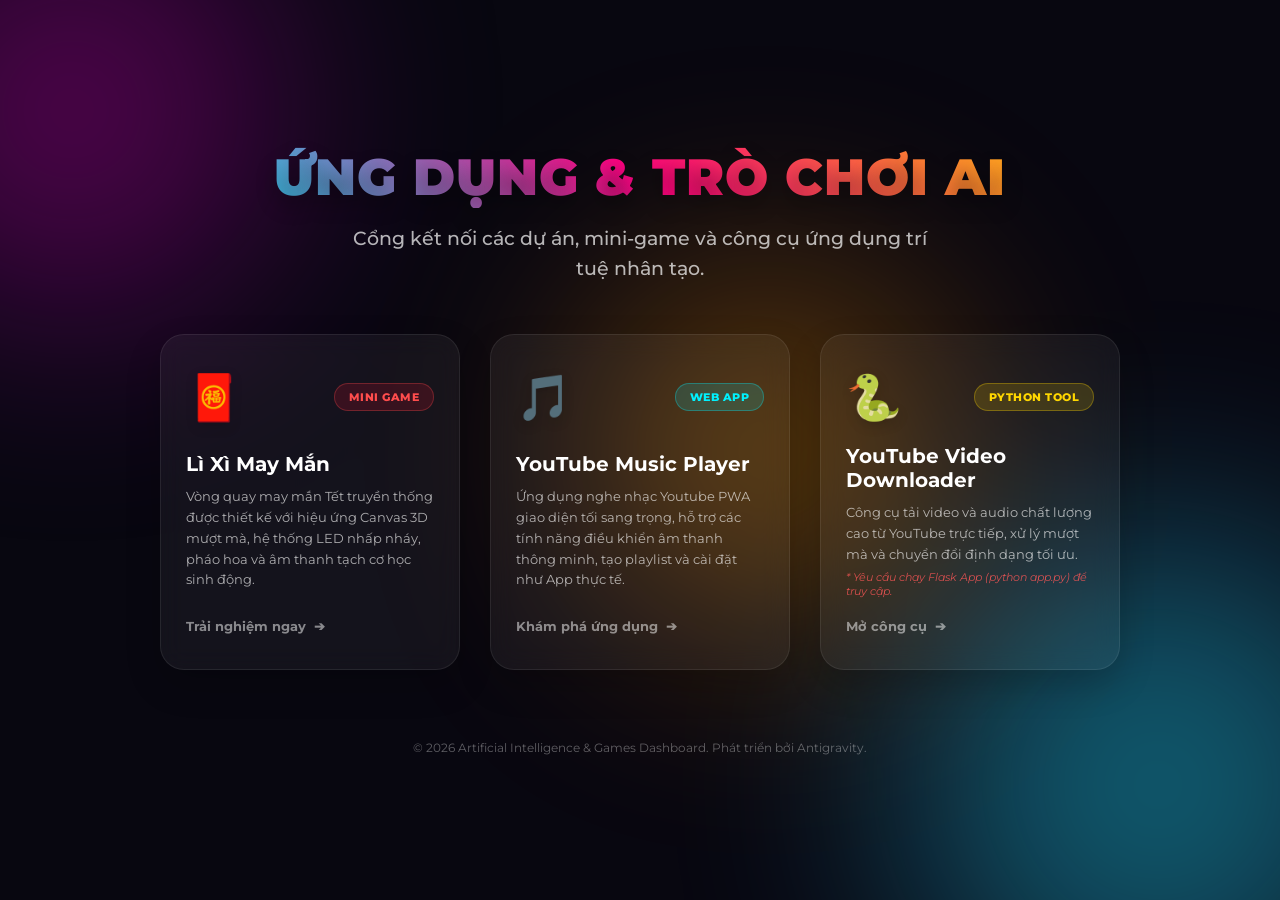
<file: index.html>
<!DOCTYPE html>
<html lang="vi">

<head>
    <meta charset="UTF-8">
    <meta name="viewport" content="width=device-width, initial-scale=1.0">
    <title>AI & Games Dashboard</title>
    <!-- Google Fonts Montserrat -->
    <link rel="preconnect" href="https://fonts.googleapis.com">
    <link rel="preconnect" href="https://fonts.gstatic.com" crossorigin>
    <link href="https://fonts.googleapis.com/css2?family=Montserrat:wght@400;500;700;900&display=swap" rel="stylesheet">
    
    <!-- Link to external stylesheet in asset/css/ -->
    <link rel="stylesheet" href="asset/css/style.css">
</head>

<body>
    <!-- Background neon glowing orbs -->
    <div class="background">
        <div class="orb orb-1"></div>
        <div class="orb orb-2"></div>
        <div class="orb orb-3"></div>
    </div>

    <!-- Main Container -->
    <main class="container">
        <header>
            <h1>Ứng Dụng & Trò Chơi AI</h1>
            <p class="subtitle">Cổng kết nối các dự án, mini-game và công cụ ứng dụng trí tuệ nhân tạo.</p>
        </header>

        <!-- Menu Cards Grid -->
        <div class="menu-grid">
            <!-- Card 1: Vòng quay Lì Xì -->
            <a href="Game/Lixi/index.html" class="menu-card card-lixi">
                <div class="card-header">
                    <span class="card-icon">🧧</span>
                    <span class="card-tag tag-game">Mini Game</span>
                </div>
                <div class="card-body">
                    <h2>Lì Xì May Mắn</h2>
                    <p>Vòng quay may mắn Tết truyền thống được thiết kế với hiệu ứng Canvas 3D mượt mà, hệ thống LED nhấp nháy, pháo hoa và âm thanh tạch cơ học sinh động.</p>
                </div>
                <div class="card-footer">
                    <span>Trải nghiệm ngay</span>
                    <span class="arrow-icon">➔</span>
                </div>
            </a>

            <!-- Card 2: YouTube Music Player PWA -->
            <a href="youtube-music-player/pwa/index.html" class="menu-card card-music">
                <div class="card-header">
                    <span class="card-icon">🎵</span>
                    <span class="card-tag tag-music">Web App</span>
                </div>
                <div class="card-body">
                    <h2>YouTube Music Player</h2>
                    <p>Ứng dụng nghe nhạc Youtube PWA giao diện tối sang trọng, hỗ trợ các tính năng điều khiển âm thanh thông minh, tạo playlist và cài đặt như App thực tế.</p>
                </div>
                <div class="card-footer">
                    <span>Khám phá ứng dụng</span>
                    <span class="arrow-icon">➔</span>
                </div>
            </a>

            <!-- Card 3: Download Video Youtube -->
            <a href="http://localhost:5000" target="_blank" class="menu-card card-downloader">
                <div class="card-header">
                    <span class="card-icon">🐍</span>
                    <span class="card-tag tag-python">Python Tool</span>
                </div>
                <div class="card-body">
                    <h2>YouTube Video Downloader</h2>
                    <p>Công cụ tải video và audio chất lượng cao từ YouTube trực tiếp, xử lý mượt mà và chuyển đổi định dạng tối ưu.</p>
                    <span class="note">* Yêu cầu chạy Flask App (python app.py) để truy cập.</span>
                </div>
                <div class="card-footer">
                    <span>Mở công cụ</span>
                    <span class="arrow-icon">➔</span>
                </div>
            </a>
        </div>

        <!-- Footer -->
        <footer>
            <p>&copy; <span id="currentYear"></span> Artificial Intelligence & Games Dashboard. Phát triển bởi Antigravity.</p>
        </footer>
    </main>

    <!-- Link to external script in asset/js/ -->
    <script src="asset/js/main.js"></script>
</body>

</html>
</file>
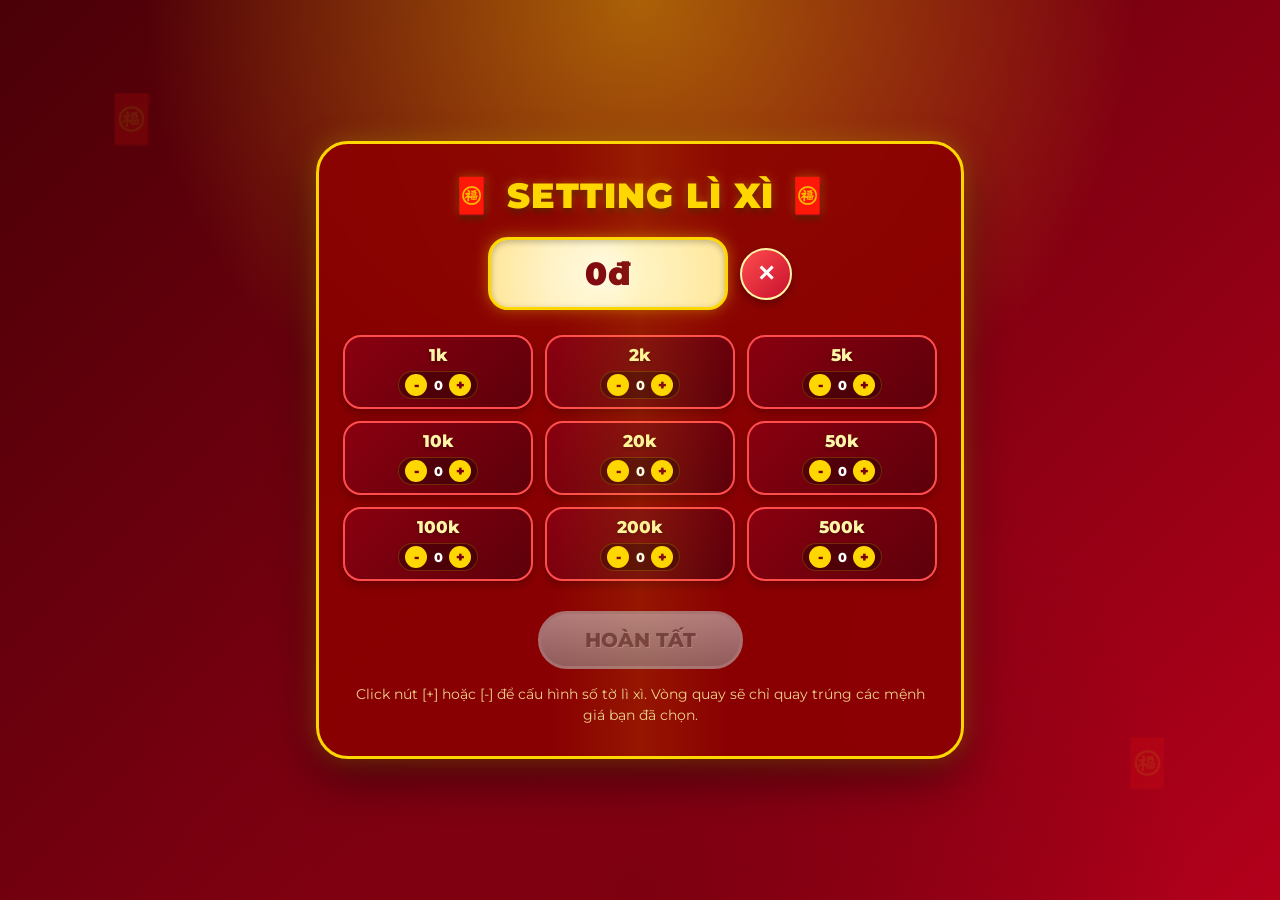
<file: Game/Lixi/index.html>
<!DOCTYPE html>
<html lang="vi">

<head>
    <meta charset="UTF-8" />
    <meta name="viewport" content="width=device-width, initial-scale=1.0" />
    <title>🧧 Lì Xì May Mắn - Vòng Quay Tết 🧧</title>
    <!-- Google Fonts Montserrat for premium look and excellent Vietnamese support -->
    <link rel="preconnect" href="https://fonts.googleapis.com">
    <link rel="preconnect" href="https://fonts.gstatic.com" crossorigin>
    <link href="https://fonts.googleapis.com/css2?family=Montserrat:wght@400;600;700;900&display=swap" rel="stylesheet">
    <link rel="icon" href="./asset/favicon.ico">
        <link rel="stylesheet" href="./asset/css/lixi.css">
</head>

<body>
    <main class="app">
        <!-- 🧧 SECTION 1: SETTING SCREEN -->
        <div id="settingSection" class="panel">
            <h1><span class="decor-emoji">🧧</span> Setting Lì Xì <span class="decor-emoji">🧧</span></h1>

            <div class="money-display">
                <div id="totalMoney">0đ</div>
                <button id="clearBtn" class="clear-btn" title="Xóa tổng tiền">✕</button>
            </div>

            <!-- List of Money Cards (Grid layout, compact) -->
            <div id="moneyGrid" class="money-grid"></div>

            <button id="doneBtn" class="done-btn" disabled>Hoàn tất</button>
            <p class="hint">Click nút [+] hoặc [-] để cấu hình số tờ lì xì. Vòng quay sẽ chỉ quay trúng các mệnh giá bạn
                đã chọn.</p>
        </div>

        <!-- 🎉 SECTION 2: WHEEL SCREEN -->
        <div id="wheelSection" class="panel">
            <h2><span class="decor-emoji">🎉</span> Vòng Quay May Mắn <span class="decor-emoji">🎉</span></h2>

            <!-- Budget Remaining Header -->
            <div class="remaining-budget">🧧 Số tiền còn lại: <span id="remainingMoneyText">0đ</span></div>

            <div class="wheel-container">
                <!-- Pointer pointer at 12 o'clock -->
                <div class="wheel-pointer"></div>
                <canvas id="wheelCanvas" width="500" height="500"></canvas>
            </div>

            <button id="spinBtn" class="spin-btn">Quay</button>
            <br />
            <!-- Back to configuration button -->
            <button id="backToSettingsBtn" class="back-to-settings-btn">Nạp thêm tiền 🧧</button>
        </div>
    </main>

    <!-- 🎁 Celebration overlay modal -->
    <div id="celebrationModal" class="celebration-modal">
        <div class="modal-card">
            <div class="lixi-envelope">
                <span class="envelope-icon">🧧</span>
                <h3>Nhận Lì Xì Thành Công</h3>
                <p>Số tiền lì xì của bạn là</p>
                <div class="prize-glow" id="modalPrizeAmount">100k</div>
            </div>
            <button id="claimBtn" class="claim-btn">Nhận Lì Xì</button>
        </div>
    </div>

    <!-- 💸 Out of Money warning overlay modal -->
    <div id="outOfMoneyModal" class="celebration-modal">
        <div class="modal-card" style="border-color: #ff4d4d; background: linear-gradient(135deg, #4a0007, #7a0010);">
            <div class="lixi-envelope">
                <span class="envelope-icon" style="animation: none;">💸</span>
                <h3 style="color: #ff4d4d;">Hết Tiền Lì Xì Rồi!</h3>
                <p style="margin: 10px 0; color: #ff9999;">Bạn đã hết tiền!<br>Vui lòng nạp thêm tiền 😂</p>
            </div>
            <button id="backToWheelBtn" class="claim-btn"
                style="background: linear-gradient(180deg, #ff6b6b, #c8102e); color: white; border-color: #ff9999;">
                Trở Lại
            </button>
        </div>
    </div>

        <script src="./asset/js/lixi.js"></script>
</body>

</html>
</file>
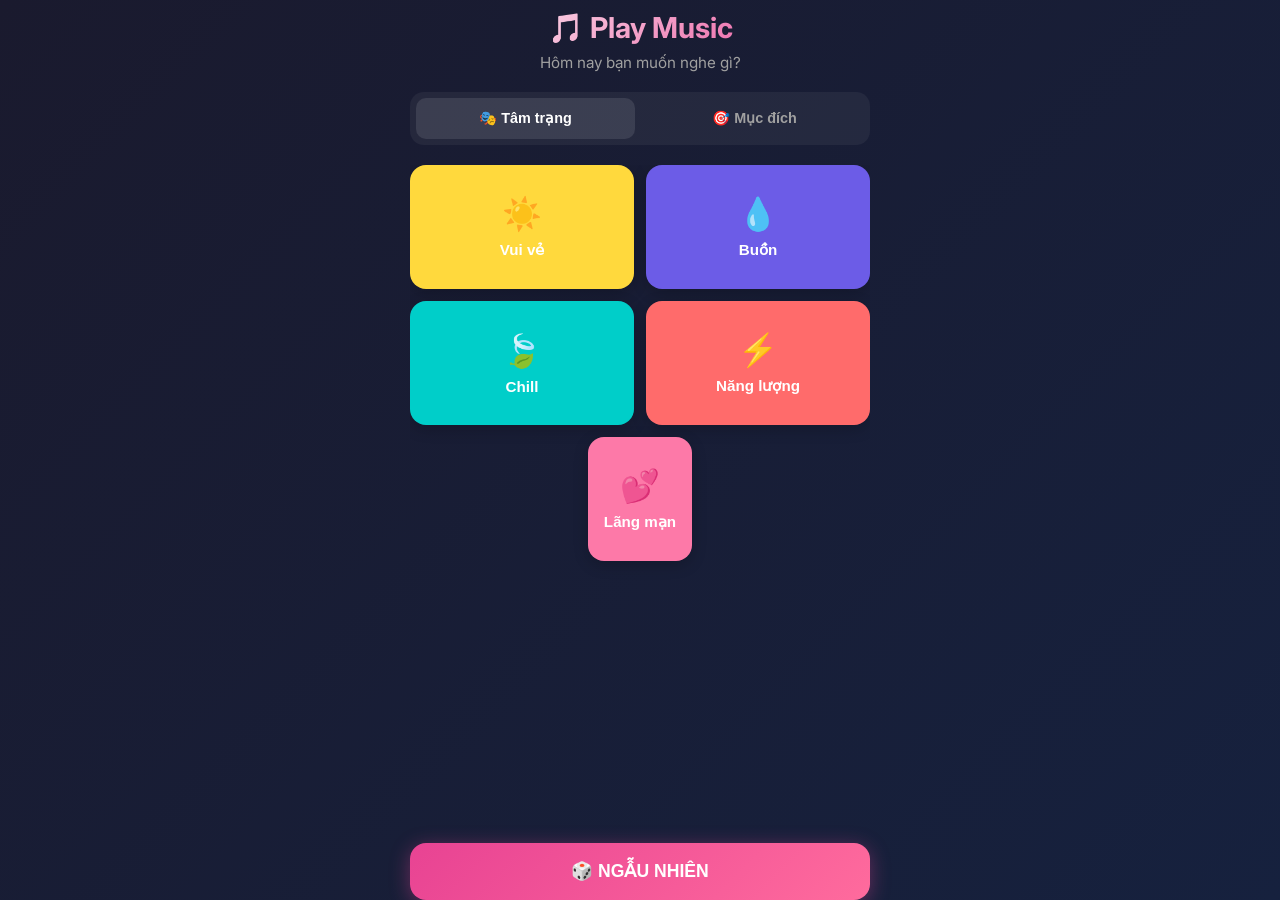
<file: youtube-music-player/pwa/index.html>
<!DOCTYPE html>
<html lang="vi">

<head>
    <meta charset="UTF-8">
    <meta name="viewport" content="width=device-width, initial-scale=1.0, maximum-scale=1.0, user-scalable=no">
    <meta name="theme-color" content="#1a1a2e">
    <meta name="description" content="YouTube Music Player - Nghe nhạc theo tâm trạng">
    <meta name="apple-mobile-web-app-capable" content="yes">
    <meta name="apple-mobile-web-app-status-bar-style" content="black-translucent">
    <meta name="apple-mobile-web-app-title" content="Play Music">

    <title>Play Music</title>

    <link rel="manifest" href="manifest.json">
    <link rel="icon" type="image/png" sizes="192x192" href="icons/icon-192.png">
    <link rel="apple-touch-icon" href="icons/icon-192.png">
    <link rel="preconnect" href="https://fonts.googleapis.com">
    <link rel="preconnect" href="https://fonts.gstatic.com" crossorigin>
    <link href="https://fonts.googleapis.com/css2?family=Inter:wght@400;500;600;700&display=swap" rel="stylesheet">
    <link rel="stylesheet" href="style.css">
</head>

<body>
    <div class="app">
        <!-- Header -->
        <header class="header">
            <h1>🎵 Play Music</h1>
            <p class="subtitle">Hôm nay bạn muốn nghe gì?</p>
        </header>

        <!-- Tab Navigation -->
        <nav class="tab-nav">
            <button class="tab-btn active" data-tab="mood">🎭 Tâm trạng</button>
            <button class="tab-btn" data-tab="purpose">🎯 Mục đích</button>
        </nav>

        <!-- Tab Content -->
        <main class="tab-content">
            <!-- Mood Tab -->
            <section id="mood" class="tab-panel active">
                <div class="button-grid">
                    <button class="music-btn" data-category="happy" style="--btn-color: #FFD93D; --btn-hover: #FFC300;">
                        <span class="btn-icon">☀️</span>
                        <span class="btn-text">Vui vẻ</span>
                    </button>
                    <button class="music-btn" data-category="sad" style="--btn-color: #6C5CE7; --btn-hover: #5B4CC4;">
                        <span class="btn-icon">💧</span>
                        <span class="btn-text">Buồn</span>
                    </button>
                    <button class="music-btn" data-category="chill" style="--btn-color: #00CEC9; --btn-hover: #00B5B0;">
                        <span class="btn-icon">🍃</span>
                        <span class="btn-text">Chill</span>
                    </button>
                    <button class="music-btn" data-category="energy"
                        style="--btn-color: #FF6B6B; --btn-hover: #EE5A5A;">
                        <span class="btn-icon">⚡</span>
                        <span class="btn-text">Năng lượng</span>
                    </button>
                    <button class="music-btn" data-category="romantic"
                        style="--btn-color: #FD79A8; --btn-hover: #E96A95;">
                        <span class="btn-icon">💕</span>
                        <span class="btn-text">Lãng mạn</span>
                    </button>
                </div>
            </section>

            <!-- Purpose Tab -->
            <section id="purpose" class="tab-panel">
                <div class="button-grid">
                    <button class="music-btn" data-category="brainrot"
                        style="--btn-color: #E84393; --btn-hover: #D63384;">
                        <span class="btn-icon">🧠</span>
                        <span class="btn-text">Audio mất não</span>
                    </button>
                    <button class="music-btn" data-category="work" style="--btn-color: #74B9FF; --btn-hover: #5DA7F0;">
                        <span class="btn-icon">💼</span>
                        <span class="btn-text">Làm việc</span>
                    </button>
                    <button class="music-btn" data-category="gym" style="--btn-color: #E17055; --btn-hover: #D05F45;">
                        <span class="btn-icon">🏃</span>
                        <span class="btn-text">Tập gym</span>
                    </button>
                    <button class="music-btn" data-category="relax" style="--btn-color: #A29BFE; --btn-hover: #8B83E8;">
                        <span class="btn-icon">😴</span>
                        <span class="btn-text">Thư giãn</span>
                    </button>
                    <button class="music-btn" data-category="party" style="--btn-color: #FDCB6E; --btn-hover: #F0BE5E;">
                        <span class="btn-icon">🎉</span>
                        <span class="btn-text">Tiệc tùng</span>
                    </button>
                    <button class="music-btn" data-category="drive" style="--btn-color: #55A3FF; --btn-hover: #4090E8;">
                        <span class="btn-icon">🚗</span>
                        <span class="btn-text">Lái xe</span>
                    </button>
                </div>
            </section>
        </main>

        <!-- Random Button -->
        <footer class="footer">
            <button class="random-btn" id="randomBtn">
                🎲 NGẪU NHIÊN
            </button>
        </footer>
    </div>

    <!-- Loading Overlay -->
    <div class="loading-overlay" id="loadingOverlay">
        <div class="loading-spinner"></div>
        <p>Đang mở YouTube...</p>
    </div>

    <script src="app.js"></script>
</body>

</html>
</file>
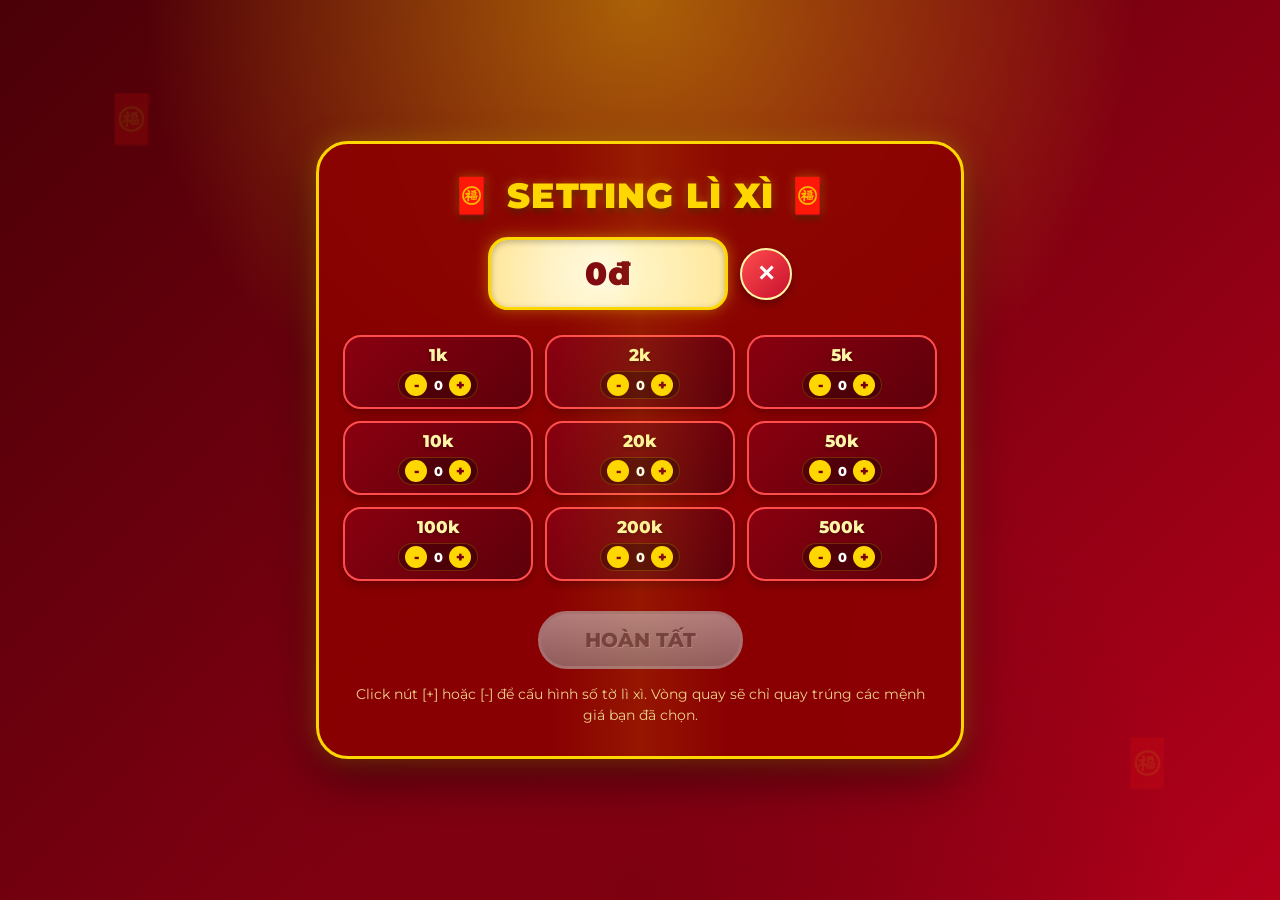
<file: LixiMayMan.html>
<!DOCTYPE html>
<html lang="vi">

<head>
    <meta charset="UTF-8" />
    <meta name="viewport" content="width=device-width, initial-scale=1.0" />
    <title>🧧 Lì Xì May Mắn - Vòng Quay Tết 🧧</title>
    <!-- Google Fonts Montserrat for premium look and excellent Vietnamese support -->
    <link rel="preconnect" href="https://fonts.googleapis.com">
    <link rel="preconnect" href="https://fonts.gstatic.com" crossorigin>
    <link href="https://fonts.googleapis.com/css2?family=Montserrat:wght@400;600;700;900&display=swap" rel="stylesheet">
    <style>
        :root {
            --red-primary: #c8102e;
            --red-dark: #7a0010;
            --red-light: #ff4d4d;
            --gold-primary: #ffd700;
            --gold-light: #fff5a6;
            --gold-dark: #cc9900;
            --white: #ffffff;
            --bg-glass: rgba(139, 0, 0, 0.88);
            --border-gold: 3px solid #ffd700;
        }

        * {
            box-sizing: border-box;
            margin: 0;
            padding: 0;
            font-family: 'Montserrat', sans-serif;
        }

        body {
            min-height: 100vh;
            display: flex;
            justify-content: center;
            align-items: center;
            background: 
                radial-gradient(circle at top, rgba(255, 215, 0, 0.45), transparent 45%),
                radial-gradient(circle at bottom, rgba(122, 0, 16, 0.9), transparent 50%),
                linear-gradient(135deg, #4a0007, #7a0010, #b3001b);
            color: var(--white);
            overflow-x: hidden;
            position: relative;
        }

        /* Ambient Lucky Decorative Background Elements */
        body::before, body::after {
            content: '🧧';
            position: fixed;
            font-size: 3rem;
            opacity: 0.15;
            z-index: 0;
            pointer-events: none;
            animation: floatSlow 8s ease-in-out infinite;
        }
        body::before { top: 10%; left: 8%; animation-delay: 0s; }
        body::after { bottom: 12%; right: 8%; animation-delay: 4s; }

        @keyframes floatSlow {
            0%, 100% { transform: translateY(0) rotate(0deg); }
            50% { transform: translateY(-20px) rotate(15deg); }
        }

        .app {
            width: min(95vw, 680px);
            padding: 16px;
            z-index: 1;
        }

        .panel {
            background: var(--bg-glass);
            border: var(--border-gold);
            border-radius: 32px;
            padding: 30px 24px;
            box-shadow: 
                0 0 25px rgba(255, 215, 0, 0.25),
                0 20px 45px rgba(0, 0, 0, 0.45);
            text-align: center;
            backdrop-filter: blur(12px);
            -webkit-backdrop-filter: blur(12px);
            transition: opacity 0.3s ease, transform 0.3s ease;
            position: relative;
            overflow: hidden;
        }

        /* Subtle Gold Rim Shine Effect */
        .panel::before {
            content: '';
            position: absolute;
            top: -50%;
            left: -50%;
            width: 200%;
            height: 200%;
            background: linear-gradient(
                45deg,
                transparent 45%,
                rgba(255, 215, 0, 0.1) 50%,
                transparent 55%
            );
            transform: rotate(45deg);
            animation: shine 4.5s infinite linear;
            pointer-events: none;
        }

        @keyframes shine {
            0% { transform: translate(-30%, -30%) rotate(45deg); }
            100% { transform: translate(30%, 30%) rotate(45deg); }
        }

        h1, h2 {
            color: var(--gold-primary);
            font-size: clamp(1rem, 4.6vw, 2.2rem);
            font-weight: 900;
            text-transform: uppercase;
            letter-spacing: 1px;
            margin-bottom: 20px;
            text-shadow: 0 4px 6px rgba(0, 0, 0, 0.4), 0 0 10px rgba(255, 215, 0, 0.35);
            white-space: nowrap;
        }

        /* Remaining Budget Display on Wheel Screen */
        .remaining-budget {
            background: rgba(0, 0, 0, 0.35);
            border: 2px solid rgba(255, 215, 0, 0.3);
            display: none;
            align-items: center;
            gap: 8px;
            padding: 8px 18px;
            border-radius: 999px;
            font-size: 16px;
            font-weight: 700;
            color: var(--gold-light);
            margin-bottom: 10px;
            box-shadow: inset 0 2px 4px rgba(0, 0, 0, 0.3);
        }

        .remaining-budget span {
            color: var(--gold-primary);
            font-weight: 900;
        }

        /* Money Display Section */
        .money-display {
            display: flex;
            gap: 12px;
            justify-content: center;
            align-items: center;
            margin: 15px auto 25px;
        }

        #totalMoney {
            min-width: 240px;
            padding: 14px 20px;
            border-radius: 20px;
            background: radial-gradient(circle, #fffdf0, #ffe699);
            color: var(--red-dark);
            font-size: 32px;
            font-weight: 900;
            border: 3px solid var(--gold-primary);
            box-shadow: 
                inset 0 2px 6px rgba(0, 0, 0, 0.25),
                0 0 15px rgba(255, 215, 0, 0.4);
            letter-spacing: 0.5px;
            text-shadow: 1px 1px 0 rgba(255, 255, 255, 0.6);
        }

        /* Buttons Styling */
        button {
            border: 0;
            cursor: pointer;
            font-weight: 800;
            text-transform: uppercase;
            transition: all 0.15s cubic-bezier(0.175, 0.885, 0.32, 1.275);
            outline: none;
        }

        .clear-btn {
            width: 52px;
            height: 52px;
            border-radius: 50%;
            background: linear-gradient(135deg, #ff4d4d, #c8102e);
            color: var(--white);
            font-size: 22px;
            border: 2px solid var(--gold-light);
            box-shadow: 0 4px 10px rgba(0, 0, 0, 0.3);
            display: flex;
            justify-content: center;
            align-items: center;
        }

        .clear-btn:hover {
            transform: scale(1.08) rotate(90deg);
            background: linear-gradient(135deg, #ff6b6b, #e60000);
        }

        /* Money Grid Cards (Compact smaller grid layout) */
        .money-grid {
            display: grid;
            grid-template-columns: repeat(3, 1fr);
            gap: 12px;
            margin: 20px 0;
        }

        .money-card {
            background: linear-gradient(135deg, #8a0010, #5c000a);
            border: 2px solid #ff4d4d;
            border-radius: 18px;
            padding: 8px 4px;
            display: flex;
            flex-direction: column;
            align-items: center;
            gap: 6px;
            box-shadow: 0 4px 10px rgba(0, 0, 0, 0.25);
            transition: all 0.15s ease;
        }

        .money-card:hover {
            transform: translateY(-2px);
            border-color: var(--gold-primary);
        }

        .money-card.active {
            border-color: var(--gold-primary);
            background: linear-gradient(135deg, #a80010, #7a000a);
            box-shadow: 0 0 15px rgba(255, 215, 0, 0.4);
        }

        .money-card .val-label {
            font-size: 17px;
            font-weight: 800;
            color: var(--gold-light);
            user-select: none;
            text-shadow: 0 2px 4px rgba(0, 0, 0, 0.3);
        }

        .money-card .controls {
            display: flex;
            align-items: center;
            gap: 4px;
            background: rgba(0, 0, 0, 0.3);
            padding: 2px 6px;
            border-radius: 999px;
            border: 1px solid rgba(255, 215, 0, 0.2);
        }

        .money-card .btn-adjust {
            width: 22px;
            height: 22px;
            border-radius: 50%;
            background: var(--gold-primary);
            color: var(--red-dark);
            display: flex;
            align-items: center;
            justify-content: center;
            font-size: 14px;
            font-weight: 900;
            border: none;
        }

        .money-card .btn-adjust:hover {
            background: var(--white);
            transform: scale(1.1);
        }

        .money-card .qty-display {
            font-size: 13px;
            font-weight: 800;
            color: var(--white);
            min-width: 14px;
            text-align: center;
        }

        /* Action Buttons */
        .done-btn,
        .spin-btn {
            margin-top: 10px;
            padding: 14px 44px;
            border-radius: 999px;
            background: linear-gradient(180deg, #ffe066, #ffac00);
            color: var(--red-dark);
            font-size: 20px;
            border: 3px solid var(--gold-light);
            box-shadow: 
                0 6px 16px rgba(0, 0, 0, 0.3),
                0 0 15px rgba(255, 215, 0, 0.3);
            text-shadow: 1px 1px 0 rgba(255, 255, 255, 0.4);
        }

        .done-btn:hover:not(:disabled),
        .spin-btn:hover:not(:disabled) {
            transform: translateY(-2px);
            box-shadow: 
                0 8px 20px rgba(0, 0, 0, 0.4),
                0 0 25px rgba(255, 215, 0, 0.6);
            background: linear-gradient(180deg, #fff2a3, #ffbd1a);
        }

        .done-btn:disabled,
        .spin-btn:disabled {
            background: linear-gradient(180deg, #ccc, #999);
            color: #666;
            border-color: #bbb;
            cursor: not-allowed;
            opacity: 0.6;
            box-shadow: none;
        }

        /* Back to configuration button */
        .back-to-settings-btn {
            margin-top: 20px;
            padding: 8px 24px;
            border-radius: 999px;
            background: transparent;
            color: var(--gold-light);
            font-size: 14px;
            font-weight: 700;
            border: 2px dashed var(--gold-primary);
            opacity: 0.85;
            transition: all 0.15s ease;
        }

        .back-to-settings-btn:hover {
            opacity: 1;
            background: rgba(255, 215, 0, 0.12);
            color: var(--gold-primary);
            transform: translateY(-1px);
        }

        .hint {
            margin-top: 15px;
            font-size: 14px;
            color: var(--gold-light);
            opacity: 0.85;
            line-height: 1.5;
        }

        /* Wheel Screen Area */
        #wheelSection {
            display: none;
        }

        .wheel-container {
            position: relative;
            width: min(90%, 410px);
            aspect-ratio: 1 / 1;
            margin: 15px auto 20px;
        }

        .wheel-pointer {
            position: absolute;
            top: -14px;
            left: 50%;
            transform: translateX(-50%);
            width: 0;
            height: 0;
            border-left: 20px solid transparent;
            border-right: 20px solid transparent;
            border-top: 36px solid var(--gold-primary);
            z-index: 10;
            filter: drop-shadow(0 4px 6px rgba(0, 0, 0, 0.4));
        }

        .wheel-pointer::after {
            content: '';
            position: absolute;
            top: -40px;
            left: -14px;
            width: 28px;
            height: 28px;
            border-radius: 50%;
            background: radial-gradient(circle, var(--gold-light), var(--gold-dark));
            box-shadow: 0 2px 4px rgba(0,0,0,0.3);
        }

        #wheelCanvas {
            width: 100%;
            height: 100%;
            border-radius: 50%;
            display: block;
        }

        /* 3D Overlay Modal Box */
        .celebration-modal {
            position: fixed;
            inset: 0;
            background: rgba(0, 0, 0, 0.85);
            z-index: 100;
            display: none;
            align-items: center;
            justify-content: center;
            backdrop-filter: blur(8px);
            -webkit-backdrop-filter: blur(8px);
        }

        .celebration-modal.show {
            display: flex;
            animation: fadeIn 0.3s ease forwards;
        }

        .modal-card {
            background: linear-gradient(135deg, var(--red-dark), var(--red-primary));
            border: 4px solid var(--gold-primary);
            border-radius: 28px;
            width: min(90vw, 400px);
            padding: 35px 25px;
            text-align: center;
            box-shadow: 
                0 0 35px rgba(255, 215, 0, 0.4),
                0 15px 30px rgba(0, 0, 0, 0.6);
            transform: scale(0.7);
            animation: popIn 0.4s cubic-bezier(0.175, 0.885, 0.32, 1.275) forwards;
            position: relative;
        }

        @keyframes fadeIn {
            from { opacity: 0; }
            to { opacity: 1; }
        }

        @keyframes popIn {
            to { transform: scale(1); }
        }

        .lixi-envelope {
            margin-bottom: 25px;
        }

        .envelope-icon {
            font-size: 5.5rem;
            filter: drop-shadow(0 6px 10px rgba(0,0,0,0.3));
            animation: wobble 1.5s ease-in-out infinite alternate;
            display: inline-block;
        }

        @keyframes wobble {
            0% { transform: translateY(0) rotate(-6deg); }
            100% { transform: translateY(-8px) rotate(6deg); }
        }

        .lixi-envelope h3 {
            color: var(--gold-primary);
            font-size: 24px;
            font-weight: 900;
            margin: 15px 0 5px;
            text-shadow: 0 2px 4px rgba(0,0,0,0.4);
        }

        .lixi-envelope p {
            font-size: 16px;
            color: var(--gold-light);
            font-weight: 600;
        }

        .prize-glow {
            font-size: 46px;
            font-weight: 900;
            color: var(--gold-primary);
            margin: 15px 0;
            text-shadow: 
                0 0 10px rgba(255, 215, 0, 0.5),
                0 4px 10px rgba(0, 0, 0, 0.4);
            animation: pulseGlow 1.2s infinite;
        }

        @keyframes pulseGlow {
            0%, 100% { transform: scale(1); filter: brightness(1); }
            50% { transform: scale(1.06); filter: brightness(1.2); }
        }

        .claim-btn {
            padding: 14px 40px;
            border-radius: 999px;
            background: linear-gradient(180deg, #ffe45f, #f5a400);
            color: var(--red-dark);
            font-size: 20px;
            border: 2px solid var(--gold-light);
            box-shadow: 0 5px 15px rgba(0,0,0,0.3);
        }

        .claim-btn:hover {
            transform: scale(1.05);
            box-shadow: 0 6px 20px rgba(255,215,0,0.5);
            background: linear-gradient(180deg, #fff2a3, #ffbd1a);
        }

        /* Confetti particle elements */
        .confetti {
            position: fixed;
            top: -20px;
            animation: fall linear forwards;
            z-index: 101;
            border-radius: 2px;
        }

        @keyframes fall {
            to {
                transform: translateY(110vh) rotate(720deg);
                opacity: 0;
            }
        }

        /* Responsive Breakpoints */
        @media (max-width: 480px) {
            .panel {
                padding: 20px 14px;
            }

            .money-grid {
                grid-template-columns: repeat(3, 1fr);
                gap: 8px;
            }

            .money-card .val-label {
                font-size: 15px;
            }

            #totalMoney {
                min-width: 180px;
                font-size: 26px;
                padding: 10px 14px;
            }


        }
    </style>
</head>

<body>
    <main class="app">
        <!-- 🧧 SECTION 1: SETTING SCREEN -->
        <div id="settingSection" class="panel">
            <h1><span class="decor-emoji">🧧</span> Setting Lì Xì <span class="decor-emoji">🧧</span></h1>

            <div class="money-display">
                <div id="totalMoney">0đ</div>
                <button id="clearBtn" class="clear-btn" title="Xóa tổng tiền">✕</button>
            </div>

            <!-- List of Money Cards (Grid layout, compact) -->
            <div id="moneyGrid" class="money-grid"></div>

            <button id="doneBtn" class="done-btn" disabled>Hoàn tất</button>
            <p class="hint">Click nút [+] hoặc [-] để cấu hình số tờ lì xì. Vòng quay sẽ chỉ quay trúng các mệnh giá bạn đã chọn.</p>
        </div>

        <!-- 🎉 SECTION 2: WHEEL SCREEN -->
        <div id="wheelSection" class="panel">
            <h2><span class="decor-emoji">🎉</span> Vòng Quay May Mắn <span class="decor-emoji">🎉</span></h2>

            <!-- Budget Remaining Header -->
            <div class="remaining-budget">🧧 Số tiền còn lại: <span id="remainingMoneyText">0đ</span></div>

            <div class="wheel-container">
                <!-- Pointer pointer at 12 o'clock -->
                <div class="wheel-pointer"></div>
                <canvas id="wheelCanvas" width="500" height="500"></canvas>
            </div>

            <button id="spinBtn" class="spin-btn">Quay</button>
            <br />
            <!-- Back to configuration button -->
            <button id="backToSettingsBtn" class="back-to-settings-btn">Nạp thêm tiền 🧧</button>
        </div>
    </main>

    <!-- 🎁 Celebration overlay modal -->
    <div id="celebrationModal" class="celebration-modal">
        <div class="modal-card">
            <div class="lixi-envelope">
                <span class="envelope-icon">🧧</span>
                <h3>Nhận Lì Xì Thành Công</h3>
                <p>Số tiền lì xì của bạn là</p>
                <div class="prize-glow" id="modalPrizeAmount">100k</div>
            </div>
            <button id="claimBtn" class="claim-btn">Nhận Lì Xì</button>
        </div>
    </div>

    <!-- 💸 Out of Money warning overlay modal -->
    <div id="outOfMoneyModal" class="celebration-modal">
        <div class="modal-card" style="border-color: #ff4d4d; background: linear-gradient(135deg, #4a0007, #7a0010);">
            <div class="lixi-envelope">
                <span class="envelope-icon" style="animation: none;">💸</span>
                <h3 style="color: #ff4d4d;">Hết Tiền Lì Xì Rồi!</h3>
                <p style="margin: 10px 0; color: #ff9999;">Bạn đã hết tiền! Vui lòng nạp thêm tiền 😂</p>
            </div>
            <button id="goToSettingsBtn" class="claim-btn" style="background: linear-gradient(180deg, #ff6b6b, #c8102e); color: white; border-color: #ff9999;">Nạp Thêm Tiền 🧧</button>
        </div>
    </div>

    <script>
        // Available denominations
        const denominations = [
            { label: '1k', value: 1000 },
            { label: '2k', value: 2000 },
            { label: '5k', value: 5000 },
            { label: '10k', value: 10000 },
            { label: '20k', value: 20000 },
            { label: '50k', value: 50000 },
            { label: '100k', value: 100000 },
            { label: '200k', value: 200000 },
            { label: '500k', value: 500000 }
        ];

        // Store selected quantities for each denomination {value: count}
        const selectedQuantities = {};
        denominations.forEach(d => {
            selectedQuantities[d.value] = 0;
        });

        // DOM elements
        const settingSection = document.getElementById('settingSection');
        const wheelSection = document.getElementById('wheelSection');
        const totalMoney = document.getElementById('totalMoney');
        const moneyGrid = document.getElementById('moneyGrid');
        const clearBtn = document.getElementById('clearBtn');
        const doneBtn = document.getElementById('doneBtn');
        
        const canvas = document.getElementById('wheelCanvas');
        const spinBtn = document.getElementById('spinBtn');
        const remainingMoneyText = document.getElementById('remainingMoneyText');
        const backToSettingsBtn = document.getElementById('backToSettingsBtn');
        
        const celebrationModal = document.getElementById('celebrationModal');
        const modalPrizeAmount = document.getElementById('modalPrizeAmount');
        const claimBtn = document.getElementById('claimBtn');

        const outOfMoneyModal = document.getElementById('outOfMoneyModal');
        const goToSettingsBtn = document.getElementById('goToSettingsBtn');

        // State variables
        let wheelItems = []; // List of all denominations x 2
        let startAngle = 0;   // Current wheel rotation in radians
        let isSpinning = false;
        let audioCtx = null;

        // Formats values to display in a clean string
        function formatMoney(value) {
            if (value >= 1000) return `${value / 1000}k`;
            return `${value}đ`;
        }

        // Play boundary ticking sound via Web Audio API Synthesizer
        function playTickSound() {
            try {
                if (!audioCtx) {
                    audioCtx = new (window.AudioContext || window.webkitAudioContext)();
                }
                if (audioCtx.state === 'suspended') {
                    audioCtx.resume();
                }
                
                const osc = audioCtx.createOscillator();
                const gain = audioCtx.createGain();
                osc.connect(gain);
                gain.connect(audioCtx.destination);
                
                osc.type = 'sine';
                osc.frequency.setValueAtTime(600, audioCtx.currentTime);
                osc.frequency.exponentialRampToValueAtTime(150, audioCtx.currentTime + 0.08);
                
                gain.gain.setValueAtTime(0.08, audioCtx.currentTime);
                gain.gain.exponentialRampToValueAtTime(0.001, audioCtx.currentTime + 0.08);
                
                osc.start();
                osc.stop(audioCtx.currentTime + 0.08);
            } catch (e) {
                console.log('Audio Context error: ', e);
            }
        }

        // Play retro celebratory win music note cascade
        function playWinSound() {
            try {
                if (!audioCtx) {
                    audioCtx = new (window.AudioContext || window.webkitAudioContext)();
                }
                if (audioCtx.state === 'suspended') {
                    audioCtx.resume();
                }

                const notes = [523.25, 659.25, 783.99, 1046.50]; // C5, E5, G5, C6
                notes.forEach((freq, index) => {
                    const osc = audioCtx.createOscillator();
                    const gain = audioCtx.createGain();
                    osc.connect(gain);
                    gain.connect(audioCtx.destination);
                    
                    osc.type = 'triangle';
                    osc.frequency.value = freq;
                    
                    const time = audioCtx.currentTime + index * 0.12;
                    gain.gain.setValueAtTime(0.12, time);
                    gain.gain.exponentialRampToValueAtTime(0.001, time + 0.35);
                    
                    osc.start(time);
                    osc.stop(time + 0.35);
                });
            } catch (e) {
                console.log('Audio Context error: ', e);
            }
        }

        // Calculates sum of selected money
        function calculateTotal() {
            let total = 0;
            for (const [val, qty] of Object.entries(selectedQuantities)) {
                total += Number(val) * qty;
            }
            return total;
        }

        // Refreshes the display of total sum and enables/disables complete button
        function updateTotalDisplay() {
            const total = calculateTotal();
            totalMoney.textContent = total ? `${formatMoney(total)} đ` : '0đ';
            
            // Check if at least 1 bill has been selected
            let hasSelection = false;
            for (const qty of Object.values(selectedQuantities)) {
                if (qty > 0) {
                    hasSelection = true;
                    break;
                }
            }
            doneBtn.disabled = !hasSelection;
        }

        // Refreshes remaining budget on Wheel screen
        function updateRemainingDisplay() {
            const total = calculateTotal();
            remainingMoneyText.textContent = total ? `${formatMoney(total)} đ` : '0đ';
        }

        // Renders Grid of Money Cards
        function renderMoneyGrid() {
            moneyGrid.innerHTML = '';

            denominations.forEach(item => {
                const qty = selectedQuantities[item.value] || 0;
                
                const card = document.createElement('div');
                card.className = `money-card ${qty > 0 ? 'active' : ''}`;
                
                // Allow clicking the card itself to increase quantity
                card.addEventListener('click', (e) => {
                    // Prevent trigger if clicking adjust buttons directly
                    if (e.target.classList.contains('btn-adjust')) return;
                    adjustQuantity(item.value, 1);
                });

                const label = document.createElement('div');
                label.className = 'val-label';
                label.textContent = item.label;

                const controls = document.createElement('div');
                controls.className = 'controls';

                const minusBtn = document.createElement('button');
                minusBtn.className = 'btn-adjust';
                minusBtn.textContent = '-';
                minusBtn.addEventListener('click', () => adjustQuantity(item.value, -1));

                const qtySpan = document.createElement('span');
                qtySpan.className = 'qty-display';
                qtySpan.textContent = qty;

                const plusBtn = document.createElement('button');
                plusBtn.className = 'btn-adjust';
                plusBtn.textContent = '+';
                plusBtn.addEventListener('click', () => adjustQuantity(item.value, 1));

                controls.appendChild(minusBtn);
                controls.appendChild(qtySpan);
                controls.appendChild(plusBtn);

                card.appendChild(label);
                card.appendChild(controls);
                
                moneyGrid.appendChild(card);
            });
        }

        // Adjusts quantities up or down
        function adjustQuantity(value, delta) {
            const currentQty = selectedQuantities[value] || 0;
            const newQty = Math.max(0, currentQty + delta);
            selectedQuantities[value] = newQty;
            
            updateTotalDisplay();
            renderMoneyGrid();
        }

        // Create the wheel segments array (All denominations x 2)
        function makeWheelItems() {
            wheelItems = [...denominations, ...denominations];
        }

        // Draws highly polished Canvas wheel
        function drawWheel(angle = 0) {
            const ctx = canvas.getContext('2d');
            const cw = canvas.width;
            const ch = canvas.height;
            const cx = cw / 2;
            const cy = ch / 2;
            const radius = cx - 18; // Margin for LED viền

            ctx.clearRect(0, 0, cw, ch);

            // 1. Draw outer gold decorative rim shadow/body
            ctx.beginPath();
            ctx.arc(cx, cy, radius + 12, 0, Math.PI * 2);
            ctx.fillStyle = '#cc9900'; // Dark Gold Base
            ctx.fill();

            ctx.beginPath();
            ctx.arc(cx, cy, radius + 8, 0, Math.PI * 2);
            const goldGrad = ctx.createLinearGradient(0, 0, cw, ch);
            goldGrad.addColorStop(0, '#ffe875');
            goldGrad.addColorStop(0.5, '#f5ac00');
            goldGrad.addColorStop(1, '#9e6b00');
            ctx.fillStyle = goldGrad;
            ctx.fill();

            // 2. Draw Wheel Inner Circle background
            ctx.beginPath();
            ctx.arc(cx, cy, radius, 0, Math.PI * 2);
            ctx.fillStyle = '#80000a';
            ctx.fill();

            // 3. Draw Slices
            const sliceCount = wheelItems.length;
            const sliceAngle = (Math.PI * 2) / sliceCount;

            for (let i = 0; i < sliceCount; i++) {
                const start = angle + i * sliceAngle;
                const end = start + sliceAngle;

                // Draw sector fill
                ctx.beginPath();
                ctx.moveTo(cx, cy);
                ctx.arc(cx, cy, radius, start, end);
                // Alternate deep red / brighter lucky red segments
                ctx.fillStyle = (i % 2 === 0) ? '#cc1428' : '#e62237';
                ctx.fill();

                // Draw golden border slice lines
                ctx.beginPath();
                ctx.moveTo(cx, cy);
                ctx.arc(cx, cy, radius, start, end);
                ctx.strokeStyle = 'rgba(255, 215, 0, 0.4)';
                ctx.lineWidth = 2;
                ctx.stroke();

                // 4. Draw labels rotated towards the center (using Segoe UI/Arial fallback which fully supports Vietnamese)
                ctx.save();
                ctx.translate(cx, cy);
                ctx.rotate(start + sliceAngle / 2);
                
                ctx.textAlign = 'right';
                ctx.textBaseline = 'middle';
                ctx.fillStyle = '#ffd700'; // Yellow/Gold text
                ctx.font = 'bold 16px "Segoe UI", Arial, sans-serif';
                
                // Shadow for text legibility
                ctx.shadowColor = 'rgba(0, 0, 0, 0.6)';
                ctx.shadowBlur = 4;
                ctx.shadowOffsetX = 1;
                ctx.shadowOffsetY = 1;

                // Position labels near outer edge of wheel
                ctx.fillText(wheelItems[i].label, radius - 26, 0);
                ctx.restore();
            }

            // 5. Center gold hub (glowing button style)
            ctx.save();
            ctx.beginPath();
            ctx.arc(cx, cy, 40, 0, Math.PI * 2);
            const hubGrad = ctx.createRadialGradient(cx, cy, 4, cx, cy, 40);
            hubGrad.addColorStop(0, '#fffbe6');
            hubGrad.addColorStop(0.4, '#ffe45f');
            hubGrad.addColorStop(1, '#ff9900');
            ctx.fillStyle = hubGrad;
            ctx.strokeStyle = '#80000a';
            ctx.lineWidth = 5;
            ctx.shadowColor = 'rgba(0,0,0,0.5)';
            ctx.shadowBlur = 10;
            ctx.fill();
            ctx.stroke();
            ctx.restore();

            // Center Text
            ctx.textAlign = 'center';
            ctx.textBaseline = 'middle';
            ctx.fillStyle = '#80000a';
            ctx.font = '900 16px "Segoe UI", Arial, sans-serif';
            ctx.fillText('LÌ XÌ', cx, cy);

            // 6. Draw LED Blinkers around gold border
            const ledCount = 18;
            const blinkState = Math.floor(Date.now() / 250) % 2; // LED toggle interval
            
            for (let i = 0; i < ledCount; i++) {
                const ledAngle = i * ((Math.PI * 2) / ledCount);
                const lx = cx + (radius + 4) * Math.cos(ledAngle);
                const ly = cy + (radius + 4) * Math.sin(ledAngle);

                ctx.beginPath();
                ctx.arc(lx, ly, 5, 0, Math.PI * 2);
                
                // Alternate blink state
                const active = (i % 2 === blinkState);
                ctx.fillStyle = active ? '#ffffff' : '#ffd700';
                
                if (active) {
                    ctx.save();
                    ctx.shadowColor = '#ffffff';
                    ctx.shadowBlur = 12;
                    ctx.fill();
                    ctx.restore();
                } else {
                    ctx.fill();
                }
            }
        }

        // Animation frame Loop to draw static blinking LED Viền
        function startLedLoop() {
            function frame() {
                if (!isSpinning) {
                    drawWheel(startAngle);
                }
                requestAnimationFrame(frame);
            }
            requestAnimationFrame(frame);
        }

        // Spins the wheel and computes deceleration stopping exactly on a selected bill segment
        function spinWheel() {
            if (isSpinning) return;

            // Gather selected bills array
            const activePool = [];
            for (const [val, qty] of Object.entries(selectedQuantities)) {
                if (qty > 0) {
                    for (let i = 0; i < qty; i++) {
                        activePool.push(Number(val));
                    }
                }
            }

            // If out of money, trigger outOfMoneyModal warning popup
            if (!activePool.length) {
                outOfMoneyModal.classList.add('show');
                return;
            }

            isSpinning = true;
            spinBtn.disabled = true;

            // Pick a random prize from selection
            const prizeValue = activePool[Math.floor(Math.random() * activePool.length)];

            // Deduct 1 from the quantity of that prize value (Spin-to-Deplete)
            selectedQuantities[prizeValue]--;
            updateRemainingDisplay();

            // Find matching wheel segments
            const matchedSlices = [];
            wheelItems.forEach((item, index) => {
                if (item.value === prizeValue) {
                    matchedSlices.push(index);
                }
            });

            // Randomly target one of the two identical segments
            const targetedSliceIndex = matchedSlices[Math.floor(Math.random() * matchedSlices.length)];
            const sliceCount = wheelItems.length;
            const sliceAngle = (Math.PI * 2) / sliceCount;

            // Pointer lies at 12 o'clock (270deg = 3*Math.PI/2)
            // Sector landing formula
            const currentNorm = startAngle % (Math.PI * 2);
            let targetDiff = (3 * Math.PI / 2) - (targetedSliceIndex * sliceAngle + sliceAngle / 2);
            
            // Format to positive values
            targetDiff = (targetDiff + Math.PI * 4) % (Math.PI * 2);

            const extraRounds = 8 + Math.floor(Math.random() * 4); // 8-12 spins
            const destinationAngle = startAngle + (extraRounds * Math.PI * 2) + (targetDiff - currentNorm);

            const startTime = performance.now();
            const duration = 5200; // 5.2s transition
            const startingSpinAngle = startAngle;
            let lastAudioTickAngle = startingSpinAngle;

            function animateSpin(now) {
                const elapsed = now - startTime;
                
                if (elapsed >= duration) {
                    startAngle = destinationAngle;
                    drawWheel(startAngle);
                    
                    isSpinning = false;
                    spinBtn.disabled = false;
                    
                    // Show celebration modal
                    triggerCelebration(prizeValue);
                    return;
                }

                // Smooth decelerating cubic-bezier transition curve
                const progress = elapsed / duration;
                const easeOut = 1 - Math.pow(1 - progress, 3.5);
                startAngle = startingSpinAngle + (destinationAngle - startingSpinAngle) * easeOut;

                // Ticking audio triggers as divisions boundaries pass
                if (Math.abs(startAngle - lastAudioTickAngle) >= sliceAngle) {
                    playTickSound();
                    lastAudioTickAngle = startAngle;
                }

                drawWheel(startAngle);
                requestAnimationFrame(animateSpin);
            }

            requestAnimationFrame(animateSpin);
        }

        // Activates pop-up and particle drops
        function triggerCelebration(prizeValue) {
            playWinSound();
            modalPrizeAmount.textContent = formatMoney(prizeValue);
            celebrationModal.classList.add('show');
            createConfettiEffect();
        }

        // Golden & Red Confetti Drops
        function createConfettiEffect() {
            const colors = ['#ffd700', '#ff3b30', '#ffffff', '#ffcc00'];
            
            for (let i = 0; i < 90; i++) {
                const piece = document.createElement('div');
                piece.className = 'confetti';
                piece.style.left = `${Math.random() * 100}vw`;
                piece.style.background = colors[Math.floor(Math.random() * colors.length)];
                piece.style.width = `${Math.random() * 8 + 6}px`;
                piece.style.height = `${Math.random() * 14 + 8}px`;
                piece.style.animationDelay = `${Math.random() * 0.4}s`;
                piece.style.animationDuration = `${Math.random() * 1.5 + 1.5}s`;
                piece.style.transform = `rotate(${Math.random() * 360}deg)`;
                
                document.body.appendChild(piece);
                setTimeout(() => piece.remove(), 2800);
            }
        }

        // Reset Settings and total sum
        clearBtn.addEventListener('click', () => {
            for (const key in selectedQuantities) {
                selectedQuantities[key] = 0;
            }
            updateTotalDisplay();
            renderMoneyGrid();
        });

        // Trigger settings completion
        doneBtn.addEventListener('click', () => {
            makeWheelItems();
            drawWheel(0);
            
            settingSection.style.display = 'none';
            wheelSection.style.display = 'block';
            updateRemainingDisplay();
        });

        // Run wheel spin
        spinBtn.addEventListener('click', spinWheel);

        // Claim prize triggers: closes modal and keeps user on Wheel screen
        claimBtn.addEventListener('click', () => {
            celebrationModal.classList.remove('show');
            updateRemainingDisplay();
        });

        // Navigation back to Setting screen
        backToSettingsBtn.addEventListener('click', () => {
            wheelSection.style.display = 'none';
            settingSection.style.display = 'block';
            startAngle = 0;
            updateTotalDisplay();
            renderMoneyGrid();
        });

        // Go to settings button on out-of-money modal
        goToSettingsBtn.addEventListener('click', () => {
            outOfMoneyModal.classList.remove('show');
            wheelSection.style.display = 'none';
            settingSection.style.display = 'block';
            startAngle = 0;
            updateTotalDisplay();
            renderMoneyGrid();
        });

        // Initialize App
        document.title = `🧧 Lì Xì May Mắn - Vòng Quay Tết ${new Date().getFullYear()} 🧧`;
        renderMoneyGrid();
        updateTotalDisplay();
        startLedLoop();
    </script>
</body>

</html>
</file>
<file: asset/css/style.css>
/* Reset & Base Styles */
* {
    box-sizing: border-box;
    margin: 0;
    padding: 0;
}

body {
    background-color: #080710;
    color: #ffffff;
    font-family: 'Montserrat', sans-serif;
    min-height: 100vh;
    display: flex;
    justify-content: center;
    align-items: center;
    overflow-x: hidden;
    position: relative;
}

/* Background Glowing Orbs */
.background {
    position: fixed;
    width: 100vw;
    height: 100vh;
    top: 0;
    left: 0;
    z-index: 0;
    overflow: hidden;
    pointer-events: none;
}

.orb {
    position: absolute;
    border-radius: 50%;
    filter: blur(120px);
    opacity: 0.4;
    animation: floatOrb 12s infinite alternate ease-in-out;
}

.orb-1 {
    width: 400px;
    height: 400px;
    background: radial-gradient(circle, #ff007f, #7f00ff);
    top: -10%;
    left: -10%;
    animation-delay: 0s;
}

.orb-2 {
    width: 500px;
    height: 500px;
    background: radial-gradient(circle, #00f2fe, #4facfe);
    bottom: -15%;
    right: -10%;
    animation-delay: 3s;
}

.orb-3 {
    width: 350px;
    height: 350px;
    background: radial-gradient(circle, #ffd700, #ff4500);
    top: 50%;
    left: 60%;
    transform: translate(-50%, -50%);
    animation-delay: 6s;
}

@keyframes floatOrb {
    0% { transform: translateY(0) scale(1); }
    100% { transform: translateY(-40px) scale(1.15); }
}

/* Main Dashboard Container */
.container {
    width: min(92vw, 1000px);
    padding: 40px 20px;
    z-index: 1;
    text-align: center;
    position: relative;
}

header {
    margin-bottom: 50px;
    animation: fadeInDown 0.8s ease-out;
}

h1 {
    font-size: clamp(2rem, 5vw, 3.2rem);
    font-weight: 900;
    letter-spacing: 1px;
    background: linear-gradient(45deg, #00f2fe, #ff007f, #ffd700);
    -webkit-background-clip: text;
    -webkit-text-fill-color: transparent;
    text-shadow: 0 10px 20px rgba(0, 0, 0, 0.3);
    margin-bottom: 15px;
    text-transform: uppercase;
}

p.subtitle {
    font-size: clamp(1rem, 2.5vw, 1.2rem);
    color: rgba(255, 255, 255, 0.7);
    font-weight: 500;
    max-width: 600px;
    margin: 0 auto;
    line-height: 1.6;
}

/* Grid Layout */
.menu-grid {
    display: grid;
    grid-template-columns: repeat(auto-fit, minmax(300px, 1fr));
    gap: 30px;
    margin-top: 20px;
    animation: fadeInUp 0.8s ease-out 0.2s both;
}

/* Glassmorphic Card */
.menu-card {
    background: rgba(255, 255, 255, 0.05);
    border: 1px solid rgba(255, 255, 255, 0.08);
    border-radius: 24px;
    padding: 35px 25px;
    text-align: left;
    text-decoration: none;
    color: inherit;
    display: flex;
    flex-direction: column;
    justify-content: space-between;
    min-height: 280px;
    backdrop-filter: blur(12px);
    -webkit-backdrop-filter: blur(12px);
    box-shadow: 0 15px 35px rgba(0, 0, 0, 0.2);
    transition: all 0.3s cubic-bezier(0.25, 0.8, 0.25, 1);
    position: relative;
    overflow: hidden;
}

/* Card Hover Effects */
.menu-card::before {
    content: '';
    position: absolute;
    inset: 0;
    background: linear-gradient(135deg, rgba(255, 255, 255, 0.1), transparent);
    opacity: 0;
    transition: opacity 0.3s ease;
    z-index: 0;
}

.menu-card:hover {
    transform: translateY(-8px);
    border-color: rgba(255, 255, 255, 0.2);
    box-shadow: 
        0 20px 40px rgba(0, 0, 0, 0.35),
        0 0 25px rgba(255, 255, 255, 0.05);
}

.menu-card:hover::before {
    opacity: 1;
}

/* Card Content styling */
.card-header {
    display: flex;
    justify-content: space-between;
    align-items: center;
    margin-bottom: 20px;
    z-index: 1;
}

.card-icon {
    font-size: 2.8rem;
    filter: drop-shadow(0 4px 6px rgba(0,0,0,0.15));
}

.card-tag {
    font-size: 11px;
    font-weight: 800;
    text-transform: uppercase;
    padding: 6px 14px;
    border-radius: 999px;
    letter-spacing: 0.5px;
}

/* Theme Colors for Tags */
.tag-game {
    background: rgba(200, 16, 46, 0.2);
    color: #ff4d4d;
    border: 1px solid rgba(250, 77, 77, 0.3);
}

.tag-music {
    background: rgba(0, 242, 254, 0.15);
    color: #00f2fe;
    border: 1px solid rgba(0, 242, 254, 0.3);
}

.tag-python {
    background: rgba(255, 215, 0, 0.15);
    color: #ffd700;
    border: 1px solid rgba(255, 215, 0, 0.3);
}

.card-body {
    z-index: 1;
    margin-bottom: 20px;
}

.card-body h2 {
    font-size: 20px;
    font-weight: 700;
    color: #ffffff;
    margin-bottom: 10px;
    transition: color 0.2s ease;
}

.menu-card:hover .card-body h2 {
    color: #00f2fe;
}

/* Special color overrides on hover for specific cards */
.menu-card.card-lixi:hover .card-body h2 {
    color: #ffd700;
}

.menu-card.card-music:hover .card-body h2 {
    color: #00f2fe;
}

.menu-card.card-downloader:hover .card-body h2 {
    color: #ffd700;
}

.card-body p {
    font-size: 13px;
    line-height: 1.6;
    color: rgba(255, 255, 255, 0.65);
}

.card-footer {
    display: flex;
    align-items: center;
    gap: 8px;
    font-size: 13px;
    font-weight: 700;
    color: rgba(255, 255, 255, 0.5);
    transition: color 0.2s ease, transform 0.2s ease;
    z-index: 1;
}

.menu-card:hover .card-footer {
    color: #ffffff;
}

.menu-card:hover .arrow-icon {
    transform: translateX(4px);
}

.arrow-icon {
    transition: transform 0.2s ease;
}

.note {
    font-size: 11px;
    color: rgba(255, 87, 87, 0.8);
    font-style: italic;
    margin-top: 6px;
    display: block;
}

/* Footer of the Portal */
footer {
    margin-top: 70px;
    font-size: 12px;
    color: rgba(255, 255, 255, 0.35);
    animation: fadeIn 1.2s ease-out;
}

footer a {
    color: rgba(255, 255, 255, 0.5);
    text-decoration: none;
    transition: color 0.2s;
}

footer a:hover {
    color: #ffffff;
}

/* Animations */
@keyframes fadeIn {
    from { opacity: 0; }
    to { opacity: 1; }
}

@keyframes fadeInDown {
    from {
        opacity: 0;
        transform: translateY(-20px);
    }
    to {
        opacity: 1;
        transform: translateY(0);
    }
}

@keyframes fadeInUp {
    from {
        opacity: 0;
        transform: translateY(30px);
    }
    to {
        opacity: 1;
        transform: translateY(0);
    }
}

/* Responsive Customization */
@media (max-width: 600px) {
    .container {
        padding: 20px 10px;
    }

    .menu-grid {
        grid-template-columns: 1fr;
        gap: 20px;
    }

    .menu-card {
        min-height: 250px;
        padding: 25px 20px;
    }
}
</file>
<file: Game/Lixi/asset/css/lixi.css>
:root {
            --red-primary: #c8102e;
            --red-dark: #7a0010;
            --red-light: #ff4d4d;
            --gold-primary: #ffd700;
            --gold-light: #fff5a6;
            --gold-dark: #cc9900;
            --white: #ffffff;
            --bg-glass: rgba(139, 0, 0, 0.88);
            --border-gold: 3px solid #ffd700;
        }

        * {
            box-sizing: border-box;
            margin: 0;
            padding: 0;
            font-family: 'Montserrat', sans-serif;
        }

        body {
            min-height: 100vh;
            display: flex;
            justify-content: center;
            align-items: center;
            background:
                radial-gradient(circle at top, rgba(255, 215, 0, 0.45), transparent 45%),
                radial-gradient(circle at bottom, rgba(122, 0, 16, 0.9), transparent 50%),
                linear-gradient(135deg, #4a0007, #7a0010, #b3001b);
            color: var(--white);
            overflow-x: hidden;
            position: relative;
        }

        /* Ambient Lucky Decorative Background Elements */
        body::before,
        body::after {
            content: '🧧';
            position: fixed;
            font-size: 3rem;
            opacity: 0.15;
            z-index: 0;
            pointer-events: none;
            animation: floatSlow 8s ease-in-out infinite;
        }

        body::before {
            top: 10%;
            left: 8%;
            animation-delay: 0s;
        }

        body::after {
            bottom: 12%;
            right: 8%;
            animation-delay: 4s;
        }

        @keyframes floatSlow {

            0%,
            100% {
                transform: translateY(0) rotate(0deg);
            }

            50% {
                transform: translateY(-20px) rotate(15deg);
            }
        }

        .app {
            width: min(95vw, 680px);
            padding: 16px;
            z-index: 1;
        }

        .panel {
            background: var(--bg-glass);
            border: var(--border-gold);
            border-radius: 32px;
            padding: 30px 24px;
            box-shadow:
                0 0 25px rgba(255, 215, 0, 0.25),
                0 20px 45px rgba(0, 0, 0, 0.45);
            text-align: center;
            backdrop-filter: blur(12px);
            -webkit-backdrop-filter: blur(12px);
            transition: opacity 0.3s ease, transform 0.3s ease;
            position: relative;
            overflow: hidden;
        }

        /* Subtle Gold Rim Shine Effect */
        .panel::before {
            content: '';
            position: absolute;
            top: -50%;
            left: -50%;
            width: 200%;
            height: 200%;
            background: linear-gradient(45deg,
                    transparent 45%,
                    rgba(255, 215, 0, 0.1) 50%,
                    transparent 55%);
            transform: rotate(45deg);
            animation: shine 4.5s infinite linear;
            pointer-events: none;
        }

        @keyframes shine {
            0% {
                transform: translate(-30%, -30%) rotate(45deg);
            }

            100% {
                transform: translate(30%, 30%) rotate(45deg);
            }
        }

        h1,
        h2 {
            color: var(--gold-primary);
            font-size: clamp(1rem, 4.6vw, 2.2rem);
            font-weight: 900;
            text-transform: uppercase;
            letter-spacing: 1px;
            margin-bottom: 20px;
            text-shadow: 0 4px 6px rgba(0, 0, 0, 0.4), 0 0 10px rgba(255, 215, 0, 0.35);
            white-space: nowrap;
        }

        /* Remaining Budget Display on Wheel Screen */
        .remaining-budget {
            background: rgba(0, 0, 0, 0.35);
            border: 2px solid rgba(255, 215, 0, 0.3);
            display: none;
            align-items: center;
            gap: 8px;
            padding: 8px 18px;
            border-radius: 999px;
            font-size: 16px;
            font-weight: 700;
            color: var(--gold-light);
            margin-bottom: 10px;
            box-shadow: inset 0 2px 4px rgba(0, 0, 0, 0.3);
        }

        .remaining-budget span {
            color: var(--gold-primary);
            font-weight: 900;
        }

        /* Money Display Section */
        .money-display {
            display: flex;
            gap: 12px;
            justify-content: center;
            align-items: center;
            margin: 15px auto 25px;
        }

        #totalMoney {
            min-width: 240px;
            padding: 14px 20px;
            border-radius: 20px;
            background: radial-gradient(circle, #fffdf0, #ffe699);
            color: var(--red-dark);
            font-size: 32px;
            font-weight: 900;
            border: 3px solid var(--gold-primary);
            box-shadow:
                inset 0 2px 6px rgba(0, 0, 0, 0.25),
                0 0 15px rgba(255, 215, 0, 0.4);
            letter-spacing: 0.5px;
            text-shadow: 1px 1px 0 rgba(255, 255, 255, 0.6);
        }

        /* Buttons Styling */
        button {
            border: 0;
            cursor: pointer;
            font-weight: 800;
            text-transform: uppercase;
            transition: all 0.15s cubic-bezier(0.175, 0.885, 0.32, 1.275);
            outline: none;
        }

        .clear-btn {
            width: 52px;
            height: 52px;
            border-radius: 50%;
            background: linear-gradient(135deg, #ff4d4d, #c8102e);
            color: var(--white);
            font-size: 22px;
            border: 2px solid var(--gold-light);
            box-shadow: 0 4px 10px rgba(0, 0, 0, 0.3);
            display: flex;
            justify-content: center;
            align-items: center;
        }

        .clear-btn:hover {
            transform: scale(1.08) rotate(90deg);
            background: linear-gradient(135deg, #ff6b6b, #e60000);
        }

        /* Money Grid Cards (Compact smaller grid layout) */
        .money-grid {
            display: grid;
            grid-template-columns: repeat(3, 1fr);
            gap: 12px;
            margin: 20px 0;
        }

        .money-card {
            background: linear-gradient(135deg, #8a0010, #5c000a);
            border: 2px solid #ff4d4d;
            border-radius: 18px;
            padding: 8px 4px;
            display: flex;
            flex-direction: column;
            align-items: center;
            gap: 6px;
            box-shadow: 0 4px 10px rgba(0, 0, 0, 0.25);
            transition: all 0.15s ease;
        }

        .money-card:hover {
            transform: translateY(-2px);
            border-color: var(--gold-primary);
        }

        .money-card.active {
            border-color: var(--gold-primary);
            background: linear-gradient(135deg, #a80010, #7a000a);
            box-shadow: 0 0 15px rgba(255, 215, 0, 0.4);
        }

        .money-card .val-label {
            font-size: 17px;
            font-weight: 800;
            color: var(--gold-light);
            user-select: none;
            text-shadow: 0 2px 4px rgba(0, 0, 0, 0.3);
        }

        .money-card .controls {
            display: flex;
            align-items: center;
            gap: 4px;
            background: rgba(0, 0, 0, 0.3);
            padding: 2px 6px;
            border-radius: 999px;
            border: 1px solid rgba(255, 215, 0, 0.2);
        }

        .money-card .btn-adjust {
            width: 22px;
            height: 22px;
            border-radius: 50%;
            background: var(--gold-primary);
            color: var(--red-dark);
            display: flex;
            align-items: center;
            justify-content: center;
            font-size: 14px;
            font-weight: 900;
            border: none;
        }

        .money-card .btn-adjust:hover {
            background: var(--white);
            transform: scale(1.1);
        }

        .money-card .qty-display {
            font-size: 13px;
            font-weight: 800;
            color: var(--white);
            min-width: 14px;
            text-align: center;
        }

        /* Action Buttons */
        .done-btn,
        .spin-btn {
            margin-top: 10px;
            padding: 14px 44px;
            border-radius: 999px;
            background: linear-gradient(180deg, #ffe066, #ffac00);
            color: var(--red-dark);
            font-size: 20px;
            border: 3px solid var(--gold-light);
            box-shadow:
                0 6px 16px rgba(0, 0, 0, 0.3),
                0 0 15px rgba(255, 215, 0, 0.3);
            text-shadow: 1px 1px 0 rgba(255, 255, 255, 0.4);
        }

        .done-btn:hover:not(:disabled),
        .spin-btn:hover:not(:disabled) {
            transform: translateY(-2px);
            box-shadow:
                0 8px 20px rgba(0, 0, 0, 0.4),
                0 0 25px rgba(255, 215, 0, 0.6);
            background: linear-gradient(180deg, #fff2a3, #ffbd1a);
        }

        .done-btn:disabled,
        .spin-btn:disabled {
            background: linear-gradient(180deg, #ccc, #999);
            color: #666;
            border-color: #bbb;
            cursor: not-allowed;
            opacity: 0.6;
            box-shadow: none;
        }

        /* Back to configuration button */
        .back-to-settings-btn {
            margin-top: 20px;
            padding: 8px 24px;
            border-radius: 999px;
            background: transparent;
            color: var(--gold-light);
            font-size: 14px;
            font-weight: 700;
            border: 2px dashed var(--gold-primary);
            opacity: 0.85;
            transition: all 0.15s ease;
        }

        .back-to-settings-btn:hover {
            opacity: 1;
            background: rgba(255, 215, 0, 0.12);
            color: var(--gold-primary);
            transform: translateY(-1px);
        }

        .hint {
            margin-top: 15px;
            font-size: 14px;
            color: var(--gold-light);
            opacity: 0.85;
            line-height: 1.5;
        }

        /* Wheel Screen Area */
        #wheelSection {
            display: none;
        }

        .wheel-container {
            position: relative;
            width: min(90%, 410px);
            aspect-ratio: 1 / 1;
            margin: 15px auto 20px;
        }

        .wheel-pointer {
            position: absolute;
            top: -14px;
            left: 50%;
            transform: translateX(-50%);
            width: 0;
            height: 0;
            border-left: 20px solid transparent;
            border-right: 20px solid transparent;
            border-top: 36px solid var(--gold-primary);
            z-index: 10;
            filter: drop-shadow(0 4px 6px rgba(0, 0, 0, 0.4));
        }

        .wheel-pointer::after {
            content: '';
            position: absolute;
            top: -40px;
            left: -14px;
            width: 28px;
            height: 28px;
            border-radius: 50%;
            background: radial-gradient(circle, var(--gold-light), var(--gold-dark));
            box-shadow: 0 2px 4px rgba(0, 0, 0, 0.3);
        }

        #wheelCanvas {
            width: 100%;
            height: 100%;
            border-radius: 50%;
            display: block;
        }

        /* 3D Overlay Modal Box */
        .celebration-modal {
            position: fixed;
            inset: 0;
            background: rgba(0, 0, 0, 0.85);
            z-index: 100;
            display: none;
            align-items: center;
            justify-content: center;
            backdrop-filter: blur(8px);
            -webkit-backdrop-filter: blur(8px);
        }

        .celebration-modal.show {
            display: flex;
            animation: fadeIn 0.3s ease forwards;
        }

        .modal-card {
            background: linear-gradient(135deg, var(--red-dark), var(--red-primary));
            border: 4px solid var(--gold-primary);
            border-radius: 28px;
            width: min(90vw, 400px);
            padding: 35px 25px;
            text-align: center;
            box-shadow:
                0 0 35px rgba(255, 215, 0, 0.4),
                0 15px 30px rgba(0, 0, 0, 0.6);
            transform: scale(0.7);
            animation: popIn 0.4s cubic-bezier(0.175, 0.885, 0.32, 1.275) forwards;
            position: relative;
        }

        @keyframes fadeIn {
            from {
                opacity: 0;
            }

            to {
                opacity: 1;
            }
        }

        @keyframes popIn {
            to {
                transform: scale(1);
            }
        }

        .lixi-envelope {
            margin-bottom: 25px;
        }

        .envelope-icon {
            font-size: 5.5rem;
            filter: drop-shadow(0 6px 10px rgba(0, 0, 0, 0.3));
            animation: wobble 1.5s ease-in-out infinite alternate;
            display: inline-block;
        }

        @keyframes wobble {
            0% {
                transform: translateY(0) rotate(-6deg);
            }

            100% {
                transform: translateY(-8px) rotate(6deg);
            }
        }

        .lixi-envelope h3 {
            color: var(--gold-primary);
            font-size: 24px;
            font-weight: 900;
            margin: 15px 0 5px;
            text-shadow: 0 2px 4px rgba(0, 0, 0, 0.4);
        }

        .lixi-envelope p {
            font-size: 16px;
            color: var(--gold-light);
            font-weight: 600;
        }

        .prize-glow {
            font-size: 46px;
            font-weight: 900;
            color: var(--gold-primary);
            margin: 15px 0;
            text-shadow:
                0 0 10px rgba(255, 215, 0, 0.5),
                0 4px 10px rgba(0, 0, 0, 0.4);
            animation: pulseGlow 1.2s infinite;
        }

        @keyframes pulseGlow {

            0%,
            100% {
                transform: scale(1);
                filter: brightness(1);
            }

            50% {
                transform: scale(1.06);
                filter: brightness(1.2);
            }
        }

        .claim-btn {
            padding: 14px 40px;
            border-radius: 999px;
            background: linear-gradient(180deg, #ffe45f, #f5a400);
            color: var(--red-dark);
            font-size: 20px;
            border: 2px solid var(--gold-light);
            box-shadow: 0 5px 15px rgba(0, 0, 0, 0.3);
        }

        .claim-btn:hover {
            transform: scale(1.05);
            box-shadow: 0 6px 20px rgba(255, 215, 0, 0.5);
            background: linear-gradient(180deg, #fff2a3, #ffbd1a);
        }

        /* Confetti particle elements */
        .confetti {
            position: fixed;
            top: -20px;
            animation: fall linear forwards;
            z-index: 101;
            border-radius: 2px;
        }

        @keyframes fall {
            to {
                transform: translateY(110vh) rotate(720deg);
                opacity: 0;
            }
        }

        /* Responsive Breakpoints */
        @media (max-width: 480px) {
            .panel {
                padding: 20px 14px;
            }

            .money-grid {
                grid-template-columns: repeat(3, 1fr);
                gap: 8px;
            }

            .money-card .val-label {
                font-size: 15px;
            }

            #totalMoney {
                min-width: 180px;
                font-size: 26px;
                padding: 10px 14px;
            }


        }
</file>
<file: youtube-music-player/pwa/style.css>
/* ==================== CSS Variables ==================== */
:root {
    --bg-primary: #1a1a2e;
    --bg-secondary: #16213e;
    --bg-card: #0f3460;
    --text-primary: #ffffff;
    --text-secondary: #a0a0a0;
    --accent: #E84393;
    --accent-hover: #D63384;
    --border-radius: 16px;
    --transition: all 0.3s ease;
}

/* ==================== Reset & Base ==================== */
* {
    margin: 0;
    padding: 0;
    box-sizing: border-box;
    -webkit-tap-highlight-color: transparent;
}

html,
body {
    height: 100%;
    overflow: hidden;
}

body {
    font-family: 'Inter', -apple-system, BlinkMacSystemFont, sans-serif;
    background: linear-gradient(135deg, var(--bg-primary) 0%, var(--bg-secondary) 100%);
    color: var(--text-primary);
    min-height: 100vh;
    min-height: 100dvh;
}

/* ==================== App Container ==================== */
.app {
    display: flex;
    flex-direction: column;
    height: 100vh;
    height: 100dvh;
    max-width: 500px;
    margin: 0 auto;
    padding: 20px;
    padding-top: env(safe-area-inset-top, 20px);
    padding-bottom: env(safe-area-inset-bottom, 20px);
}

/* ==================== Header ==================== */
.header {
    text-align: center;
    padding: 10px 0 20px;
}

.header h1 {
    font-size: 1.8rem;
    font-weight: 700;
    margin-bottom: 8px;
    background: linear-gradient(135deg, #fff 0%, #E84393 100%);
    -webkit-background-clip: text;
    -webkit-text-fill-color: transparent;
    background-clip: text;
}

.subtitle {
    font-size: 0.95rem;
    color: var(--text-secondary);
}

/* ==================== Tab Navigation ==================== */
.tab-nav {
    display: flex;
    gap: 10px;
    margin-bottom: 20px;
    background: rgba(255, 255, 255, 0.05);
    padding: 6px;
    border-radius: 14px;
}

.tab-btn {
    flex: 1;
    padding: 12px 16px;
    border: none;
    background: transparent;
    color: var(--text-secondary);
    font-size: 0.9rem;
    font-weight: 600;
    border-radius: 10px;
    cursor: pointer;
    transition: var(--transition);
}

.tab-btn.active {
    background: rgba(255, 255, 255, 0.1);
    color: var(--text-primary);
}

/* ==================== Tab Content ==================== */
.tab-content {
    flex: 1;
    overflow-y: auto;
    -webkit-overflow-scrolling: touch;
}

.tab-panel {
    display: none;
}

.tab-panel.active {
    display: block;
    animation: fadeIn 0.3s ease;
}

@keyframes fadeIn {
    from {
        opacity: 0;
        transform: translateY(10px);
    }

    to {
        opacity: 1;
        transform: translateY(0);
    }
}

/* ==================== Button Grid ==================== */
.button-grid {
    display: grid;
    grid-template-columns: repeat(2, 1fr);
    gap: 12px;
}

.music-btn {
    display: flex;
    flex-direction: column;
    align-items: center;
    justify-content: center;
    gap: 8px;
    padding: 24px 16px;
    border: none;
    border-radius: var(--border-radius);
    background: var(--btn-color);
    color: white;
    font-weight: 600;
    cursor: pointer;
    transition: var(--transition);
    box-shadow: 0 4px 15px rgba(0, 0, 0, 0.2);
    min-height: 100px;
}

.music-btn:hover,
.music-btn:active {
    background: var(--btn-hover);
    transform: scale(0.98);
    box-shadow: 0 2px 10px rgba(0, 0, 0, 0.3);
}

.btn-icon {
    font-size: 2rem;
}

.btn-text {
    font-size: 0.95rem;
}

/* Single button in odd row */
.button-grid .music-btn:last-child:nth-child(odd) {
    grid-column: span 2;
    max-width: 50%;
    justify-self: center;
}

/* ==================== Random Button ==================== */
.footer {
    padding-top: 20px;
}

.random-btn {
    width: 100%;
    padding: 18px 24px;
    border: none;
    border-radius: var(--border-radius);
    background: linear-gradient(135deg, var(--accent) 0%, #ff6b9d 100%);
    color: white;
    font-size: 1.1rem;
    font-weight: 700;
    cursor: pointer;
    transition: var(--transition);
    box-shadow: 0 4px 20px rgba(232, 67, 147, 0.4);
}

.random-btn:hover,
.random-btn:active {
    transform: scale(0.98);
    box-shadow: 0 2px 15px rgba(232, 67, 147, 0.5);
}

/* ==================== Loading Overlay ==================== */
.loading-overlay {
    position: fixed;
    top: 0;
    left: 0;
    right: 0;
    bottom: 0;
    background: rgba(26, 26, 46, 0.95);
    display: none;
    flex-direction: column;
    align-items: center;
    justify-content: center;
    gap: 20px;
    z-index: 1000;
}

.loading-overlay.active {
    display: flex;
}

.loading-spinner {
    width: 50px;
    height: 50px;
    border: 4px solid rgba(255, 255, 255, 0.1);
    border-top-color: var(--accent);
    border-radius: 50%;
    animation: spin 1s linear infinite;
}

@keyframes spin {
    to {
        transform: rotate(360deg);
    }
}

.loading-overlay p {
    color: var(--text-secondary);
    font-size: 1rem;
}

/* ==================== Responsive ==================== */
@media (max-width: 360px) {
    .header h1 {
        font-size: 1.5rem;
    }

    .music-btn {
        padding: 20px 12px;
        min-height: 90px;
    }

    .btn-icon {
        font-size: 1.6rem;
    }

    .btn-text {
        font-size: 0.85rem;
    }
}

@media (min-height: 800px) {
    .music-btn {
        padding: 30px 16px;
        min-height: 120px;
    }
}

/* ==================== Install Prompt (PWA) ==================== */
.install-prompt {
    position: fixed;
    bottom: 0;
    left: 0;
    right: 0;
    background: linear-gradient(135deg, #2d2d44 0%, #1a1a2e 100%);
    padding: 20px;
    display: none;
    flex-direction: column;
    gap: 15px;
    box-shadow: 0 -4px 30px rgba(0, 0, 0, 0.4);
    z-index: 999;
    border-top-left-radius: 20px;
    border-top-right-radius: 20px;
    animation: slideUp 0.3s ease;
}

@keyframes slideUp {
    from {
        transform: translateY(100%);
    }

    to {
        transform: translateY(0);
    }
}

.install-prompt.show {
    display: flex;
}

.install-content {
    display: flex;
    align-items: center;
    gap: 15px;
}

.install-icon {
    font-size: 2.5rem;
}

.install-text {
    flex: 1;
}

.install-text strong {
    font-size: 1.1rem;
    display: block;
    margin-bottom: 4px;
}

.install-text p {
    font-size: 0.85rem;
    color: var(--text-secondary);
    margin: 0;
}

.install-actions {
    display: flex;
    gap: 10px;
}

.install-btn {
    flex: 1;
    padding: 14px 20px;
    border: none;
    border-radius: 12px;
    background: linear-gradient(135deg, var(--accent) 0%, #ff6b9d 100%);
    color: white;
    font-size: 1rem;
    font-weight: 600;
    cursor: pointer;
}

.close-prompt {
    padding: 14px 20px;
    background: rgba(255, 255, 255, 0.1);
    border: none;
    border-radius: 12px;
    color: var(--text-secondary);
    font-size: 0.95rem;
    cursor: pointer;
}

.ios-prompt .close-prompt {
    flex: 1;
    background: linear-gradient(135deg, var(--accent) 0%, #ff6b9d 100%);
    color: white;
    font-weight: 600;
}
</file>
